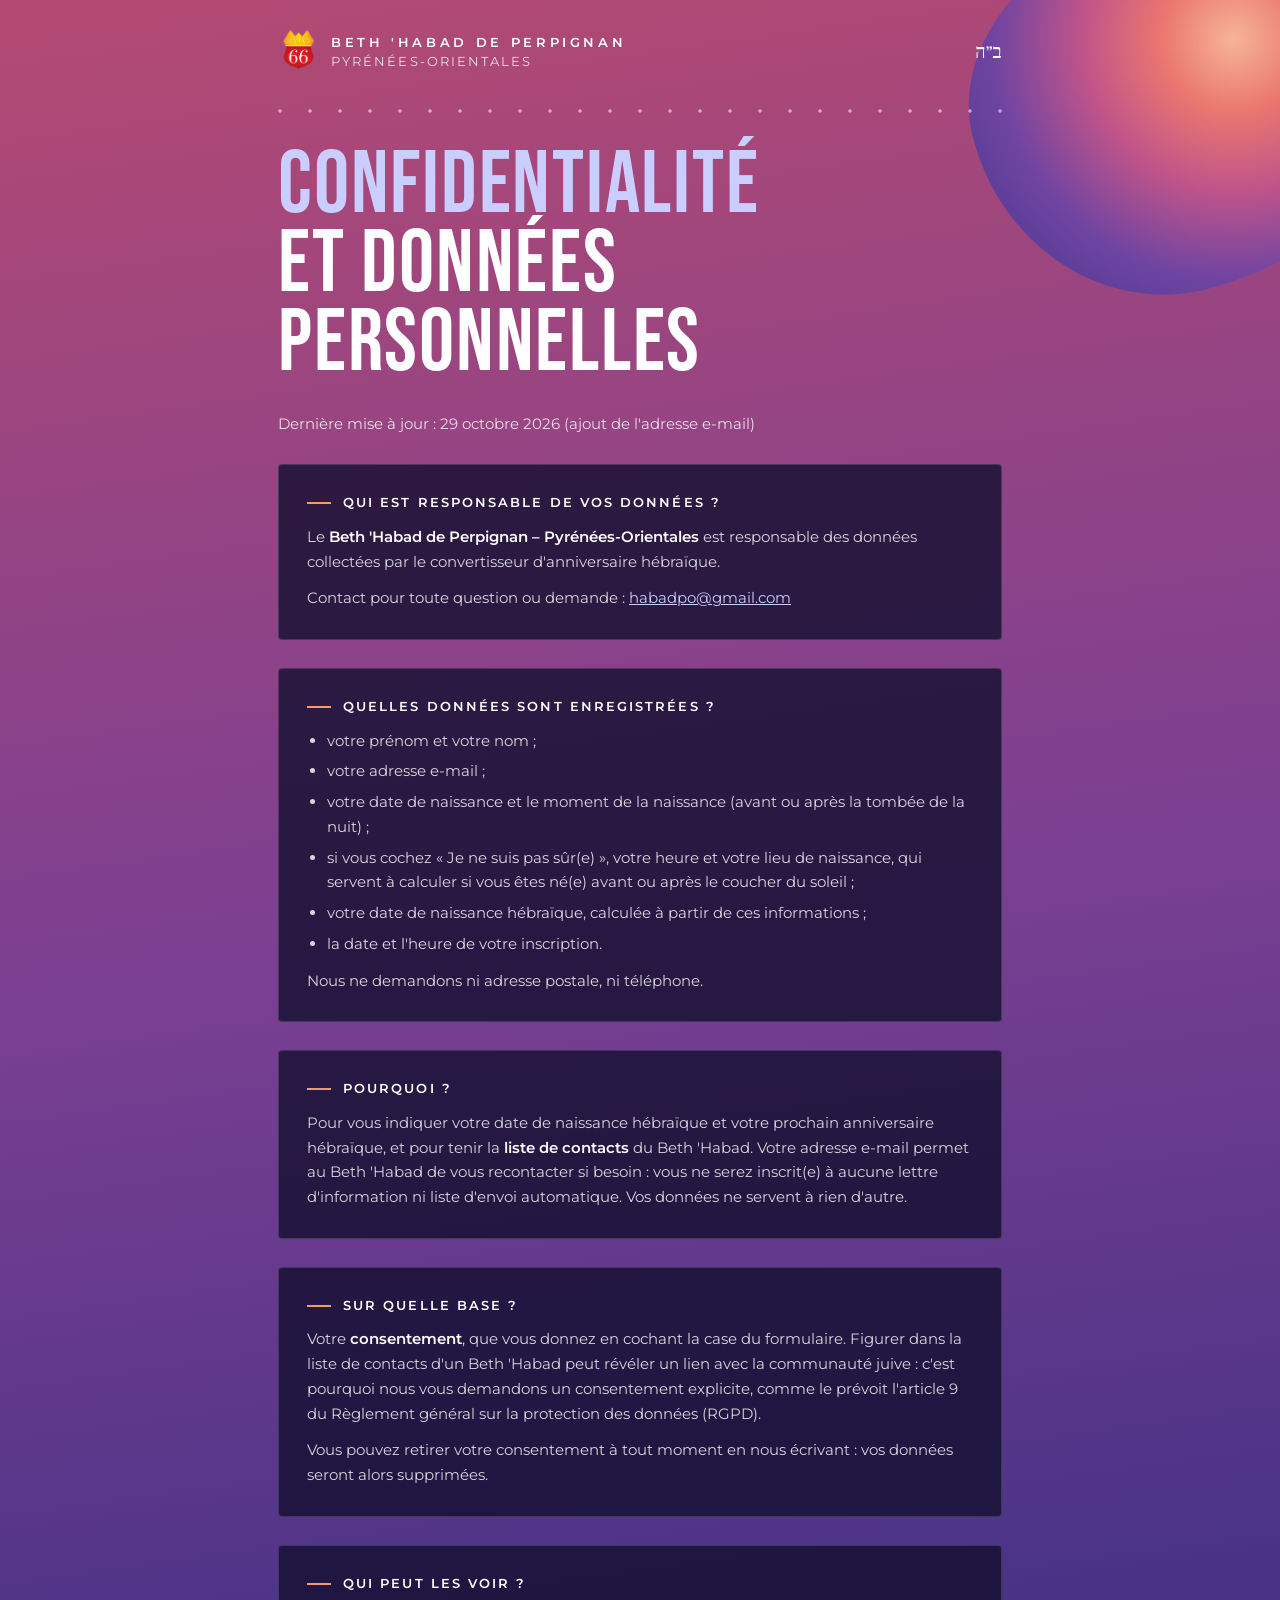
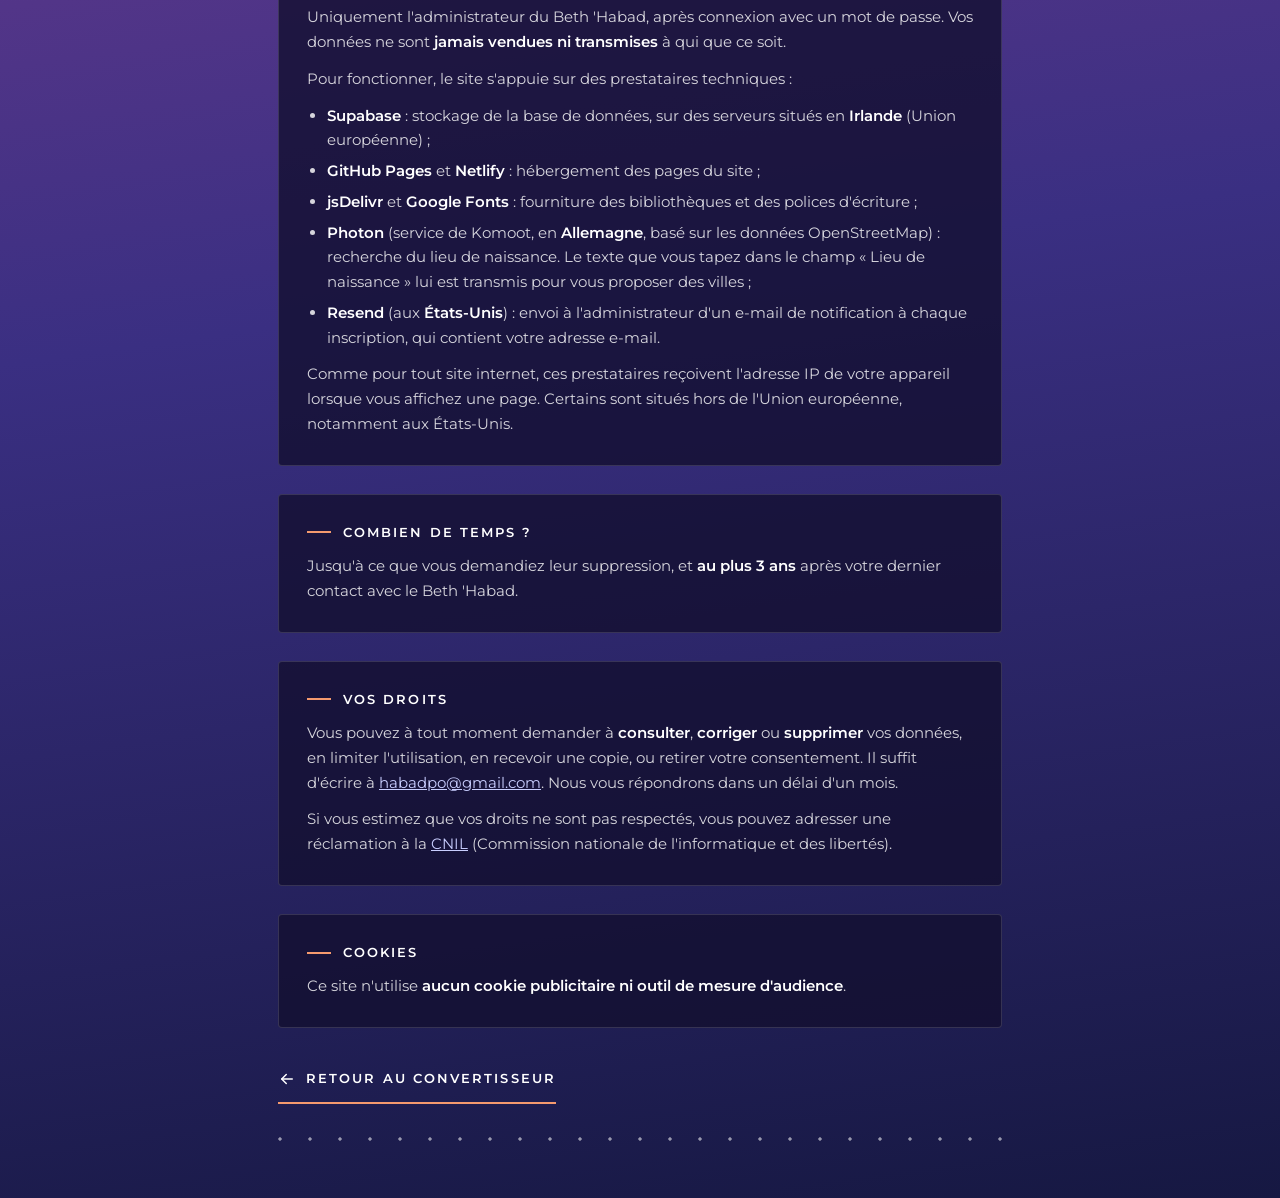
<file: confidentialite.html>
<!doctype html>
<html lang="fr">
<head>
  <meta charset="utf-8">
  <meta name="viewport" content="width=device-width, initial-scale=1">
  <title>Confidentialité — Beth 'Habad de Perpignan</title>
  <meta name="description" content="Comment le Beth 'Habad de Perpignan utilise et protège les données du convertisseur d'anniversaire hébraïque.">

  <link rel="preconnect" href="https://fonts.googleapis.com">
  <link rel="preconnect" href="https://fonts.gstatic.com" crossorigin>
  <link href="https://fonts.googleapis.com/css2?family=Bebas+Neue&family=Frank+Ruhl+Libre:wght@400;500;700&family=Montserrat:wght@200;400;500;600;700&display=swap" rel="stylesheet">
  <link rel="stylesheet" href="css/style.css">
</head>
<body>
<div class="page">
  <div class="forme forme--coin" aria-hidden="true"></div>

  <div class="conteneur conteneur--texte">
    <header class="entete">
      <a class="marque marque--lien" href="index.html">
        <img class="logo-image" src="images/logo-habad-66.png" alt="Logo Habad 66" width="41" height="48">
        <span class="marque__nom">Beth 'Habad de Perpignan<br><span class="marque__region">Pyrénées-Orientales</span></span>
      </a>
      <span class="baroukh-hachem" lang="he" dir="rtl">ב״ה</span>
    </header>

    <div class="points" aria-hidden="true"></div>

    <main class="texte-legal">
      <h1 class="titre"><span class="titre__accent">Confidentialité</span><br>et données personnelles</h1>
      <p class="texte-legal__maj">Dernière mise à jour : 29 octobre 2026 (ajout de l'adresse e-mail)</p>

      <section>
        <h2>Qui est responsable de vos données ?</h2>
        <p>Le <strong>Beth 'Habad de Perpignan – Pyrénées-Orientales</strong> est responsable des données collectées par le convertisseur d'anniversaire hébraïque.</p>
        <p>Contact pour toute question ou demande : <a href="mailto:habadpo@gmail.com">habadpo@gmail.com</a></p>
      </section>

      <section>
        <h2>Quelles données sont enregistrées ?</h2>
        <ul>
          <li>votre prénom et votre nom ;</li>
          <li>votre adresse e-mail ;</li>
          <li>votre date de naissance et le moment de la naissance (avant ou après la tombée de la nuit) ;</li>
          <li>si vous cochez « Je ne suis pas sûr(e) », votre heure et votre lieu de naissance, qui servent à calculer si vous êtes né(e) avant ou après le coucher du soleil ;</li>
          <li>votre date de naissance hébraïque, calculée à partir de ces informations ;</li>
          <li>la date et l'heure de votre inscription.</li>
        </ul>
        <p>Nous ne demandons ni adresse postale, ni téléphone.</p>
      </section>

      <section>
        <h2>Pourquoi ?</h2>
        <p>Pour vous indiquer votre date de naissance hébraïque et votre prochain anniversaire hébraïque, et pour tenir la <strong>liste de contacts</strong> du Beth 'Habad. Votre adresse e-mail permet au Beth 'Habad de vous recontacter si besoin : vous ne serez inscrit(e) à aucune lettre d'information ni liste d'envoi automatique. Vos données ne servent à rien d'autre.</p>
      </section>

      <section>
        <h2>Sur quelle base ?</h2>
        <p>Votre <strong>consentement</strong>, que vous donnez en cochant la case du formulaire. Figurer dans la liste de contacts d'un Beth 'Habad peut révéler un lien avec la communauté juive : c'est pourquoi nous vous demandons un consentement explicite, comme le prévoit l'article 9 du Règlement général sur la protection des données (RGPD).</p>
        <p>Vous pouvez retirer votre consentement à tout moment en nous écrivant : vos données seront alors supprimées.</p>
      </section>

      <section>
        <h2>Qui peut les voir ?</h2>
        <p>Uniquement l'administrateur du Beth 'Habad, après connexion avec un mot de passe. Vos données ne sont <strong>jamais vendues ni transmises</strong> à qui que ce soit.</p>
        <p>Pour fonctionner, le site s'appuie sur des prestataires techniques :</p>
        <ul>
          <li><strong>Supabase</strong> : stockage de la base de données, sur des serveurs situés en <strong>Irlande</strong> (Union européenne) ;</li>
          <li><strong>GitHub Pages</strong> et <strong>Netlify</strong> : hébergement des pages du site ;</li>
          <li><strong>jsDelivr</strong> et <strong>Google Fonts</strong> : fourniture des bibliothèques et des polices d'écriture ;</li>
          <li><strong>Photon</strong> (service de Komoot, en <strong>Allemagne</strong>, basé sur les données OpenStreetMap) : recherche du lieu de naissance. Le texte que vous tapez dans le champ « Lieu de naissance » lui est transmis pour vous proposer des villes ;</li>
          <li><strong>Resend</strong> (aux <strong>États-Unis</strong>) : envoi à l'administrateur d'un e-mail de notification à chaque inscription, qui contient votre adresse e-mail.</li>
        </ul>
        <p>Comme pour tout site internet, ces prestataires reçoivent l'adresse IP de votre appareil lorsque vous affichez une page. Certains sont situés hors de l'Union européenne, notamment aux États-Unis.</p>
      </section>

      <section>
        <h2>Combien de temps ?</h2>
        <p>Jusqu'à ce que vous demandiez leur suppression, et <strong>au plus 3 ans</strong> après votre dernier contact avec le Beth 'Habad.</p>
      </section>

      <section>
        <h2>Vos droits</h2>
        <p>Vous pouvez à tout moment demander à <strong>consulter</strong>, <strong>corriger</strong> ou <strong>supprimer</strong> vos données, en limiter l'utilisation, en recevoir une copie, ou retirer votre consentement. Il suffit d'écrire à <a href="mailto:habadpo@gmail.com">habadpo@gmail.com</a>. Nous vous répondrons dans un délai d'un mois.</p>
        <p>Si vous estimez que vos droits ne sont pas respectés, vous pouvez adresser une réclamation à la <a href="https://www.cnil.fr/fr/plaintes" target="_blank" rel="noopener">CNIL</a> (Commission nationale de l'informatique et des libertés).</p>
      </section>

      <section>
        <h2>Cookies</h2>
        <p>Ce site n'utilise <strong>aucun cookie publicitaire ni outil de mesure d'audience</strong>.</p>
      </section>

      <a class="lien-action" href="index.html">
        <svg width="18" height="18" viewBox="0 0 24 24" fill="none" stroke="currentColor" stroke-width="2" stroke-linecap="round" stroke-linejoin="round" aria-hidden="true"><path d="M19 12H5"/><path d="M11 18l-6-6 6-6"/></svg>
        Retour au convertisseur
      </a>
    </main>

    <div class="points" aria-hidden="true"></div>
  </div>
</div>
</body>
</html>
</file>
<file: css/style.css>
/* ==========================================================================
   Anniversaire hébraïque — Beth 'Habad · [Ville]
   Feuille de style commune (index.html + admin.html)
   ========================================================================== */

/* --------------------------------------------------------------------------
   1. VARIABLES — couleurs, polices, dimensions
   Modifiez ici pour changer l'apparence de tout le site.
   -------------------------------------------------------------------------- */
:root {
  /* Couleurs principales */
  --couleur-corail: #E0524A;          /* bouton principal */
  --couleur-peche: #F59A6E;           /* embout du bouton, petits traits */
  --couleur-pervenche: #C9CEFF;       /* premier mot des titres, liens */
  --couleur-or: #F4C46B;              /* dates en hébreu */
  --couleur-nuit: #161842;            /* fond de secours */
  --couleur-encre: #1B1A4A;           /* texte sur fond blanc */

  /* Textes */
  --couleur-texte: #FFFFFF;
  --couleur-texte-doux: rgba(255, 255, 255, 0.82);
  --couleur-erreur: #FFC2B8;
  --couleur-erreur-fond: rgba(224, 82, 74, 0.2);

  /* Panneaux et bordures */
  --couleur-panneau: rgba(19, 15, 48, 0.80);
  --couleur-panneau-leger: rgba(19, 15, 48, 0.60);
  --couleur-trait: rgba(255, 255, 255, 0.50);
  --couleur-trait-discret: rgba(255, 255, 255, 0.14);
  --couleur-champ: rgba(255, 255, 255, 0.06);

  /* Dégradés */
  --degrade-fond: linear-gradient(172deg, #B44A72 0%, #7A3F92 34%, #3A2F82 66%, #161842 100%);
  --degrade-forme: radial-gradient(circle at 66% 38%, #FFC09A 0%, #F27C6E 20%, #C2558C 42%, #6A44A6 66%, #33348C 100%);
  --degrade-forme-2: radial-gradient(circle at 40% 35%, #F7A47C 0%, #D9607C 30%, #6A44A6 70%, #2C2E7E 100%);

  /* Polices */
  --police-titre: 'Bebas Neue', 'Oswald', 'Arial Narrow', sans-serif;
  --police-texte: 'Montserrat', system-ui, -apple-system, 'Segoe UI', sans-serif;
  --police-hebreu: 'Frank Ruhl Libre', 'Noto Serif Hebrew', 'Times New Roman', serif;

  /* Dimensions */
  --hauteur-champ: 52px;
  --hauteur-bouton: 56px;
  --rayon: 2px;
  --rayon-panneau: 4px;
  --ombre-panneau: 0 24px 48px rgba(10, 8, 40, 0.35);
}

/* --------------------------------------------------------------------------
   2. BASE
   -------------------------------------------------------------------------- */
*, *::before, *::after { box-sizing: border-box; }

[hidden] { display: none !important; }

html { -webkit-text-size-adjust: 100%; }

body {
  margin: 0;
  background: var(--couleur-nuit);
  color: var(--couleur-texte);
  font-family: var(--police-texte);
  font-size: 16px;
  line-height: 1.5;
}

a { color: var(--couleur-pervenche); }
a:hover { color: var(--couleur-texte); }

input:focus-visible,
button:focus-visible,
a:focus-visible,
[tabindex]:focus-visible {
  outline: 2px solid var(--couleur-pervenche);
  outline-offset: 2px;
}

h1, h2, p { margin: 0; }

.visuellement-cache {
  position: absolute !important;
  width: 1px; height: 1px;
  padding: 0; margin: -1px;
  overflow: hidden; clip: rect(0 0 0 0);
  white-space: nowrap; border: 0;
}

/* --------------------------------------------------------------------------
   3. PAGE, FORMES DÉCORATIVES, CONTENEUR
   -------------------------------------------------------------------------- */
.page {
  position: relative;
  min-height: 100vh;
  overflow: hidden;
  background: var(--degrade-fond);
}

.forme {
  position: absolute;
  pointer-events: none;
}
.forme--1 {
  top: 96px; right: -86px;
  width: 250px; height: 230px;
  border-radius: 58% 42% 55% 45% / 46% 58% 42% 54%;
  background: var(--degrade-forme);
  box-shadow: 0 30px 60px rgba(10, 8, 40, 0.45);
  transform: rotate(-14deg);
}
.forme--2 {
  bottom: 120px; left: -70px;
  width: 180px; height: 170px;
  border-radius: 45% 55% 40% 60% / 55% 45% 55% 45%;
  background: var(--degrade-forme-2);
  opacity: 0.85;
}

/* Forme en haut à droite (page administrateur) */
.forme--coin {
  top: 70px; right: -110px;
  width: 240px; height: 220px;
  border-radius: 58% 42% 55% 45% / 46% 58% 42% 54%;
  background: var(--degrade-forme);
  opacity: 0.9;
  transform: rotate(-14deg);
}

.conteneur {
  position: relative;
  z-index: 1;
  max-width: 480px;
  margin: 0 auto;
  padding: 0 24px 40px;
  display: flex;
  flex-direction: column;
  gap: 28px;
}

/* Rangée de points (comme sur le visuel de référence) */
.points {
  height: 6px;
  background-image: radial-gradient(circle, rgba(255, 255, 255, 0.55) 1.4px, transparent 1.9px);
  background-size: 26px 6px;
  background-position: center;
}

/* --------------------------------------------------------------------------
   4. EN-TÊTE
   -------------------------------------------------------------------------- */
.entete {
  display: flex;
  align-items: center;
  justify-content: space-between;
  gap: 12px;
  padding-top: 20px;
}
.marque {
  display: flex;
  align-items: center;
  gap: 12px;
}
.logo {
  width: 40px; height: 40px;
  flex: 0 0 40px;
  border: 1.5px dashed rgba(255, 255, 255, 0.75);
  display: flex;
  align-items: center;
  justify-content: center;
  font-size: 9px;
  font-weight: 600;
  letter-spacing: 0.12em;
}
.marque__nom {
  font-size: 12px;
  font-weight: 600;
  letter-spacing: 0.22em;
  line-height: 1.5;
  text-transform: uppercase;
}
.marque__region {
  font-weight: 400;
  letter-spacing: 0.16em;
  color: var(--couleur-texte-doux);
}
.logo-image {
  height: 48px;
  width: auto;
  flex: 0 0 auto;
}
.baroukh-hachem {
  font-family: var(--police-hebreu);
  font-size: 17px;
}

/* --------------------------------------------------------------------------
   5. ÉCRANS (formulaire / résultat)
   -------------------------------------------------------------------------- */
.ecran {
  display: flex;
  flex-direction: column;
  gap: 28px;
}
.ecran__intro {
  display: flex;
  flex-direction: column;
  gap: 16px;
}
.ecran__contenu {
  display: flex;
  flex-direction: column;
  gap: 20px;
}

/* Colonne verticale des étapes : visible sur ordinateur seulement */
.rail { display: none; }

/* Numéros géants au-dessus du panneau : ordinateur seulement */
.numeros { display: none; }

.etape {
  display: flex;
  align-items: baseline;
  gap: 12px;
}
.etape__numero {
  font-weight: 200;
  font-size: 44px;
  line-height: 1;
}
.etape__libelle,
.libelle-majuscules {
  font-size: 12px;
  font-weight: 600;
  letter-spacing: 0.18em;
  text-transform: uppercase;
}
.etape__libelle { color: var(--couleur-texte-doux); }

.titre {
  font-family: var(--police-titre);
  font-weight: 400;
  font-size: 58px;
  line-height: 0.92;
  letter-spacing: 0.02em;
}
.titre__accent { color: var(--couleur-pervenche); }
.titre:focus { outline: none; }

.sous-titre {
  font-size: 15px;
  line-height: 1.6;
  color: var(--couleur-texte-doux);
  max-width: 34ch;
}

.mention {
  font-size: 13px;
  line-height: 1.55;
  color: var(--couleur-texte-doux);
  text-align: center;
}

/* --------------------------------------------------------------------------
   6. PANNEAUX
   -------------------------------------------------------------------------- */
.panneau {
  background: var(--couleur-panneau);
  border: 1px solid var(--couleur-trait-discret);
  border-radius: var(--rayon-panneau);
  padding: 24px 20px;
  display: flex;
  flex-direction: column;
  gap: 22px;
}
.panneau--leger { background: var(--couleur-panneau-leger); gap: 10px; padding: 22px; }
.panneau--dore {
  border-color: rgba(244, 196, 107, 0.35);
  box-shadow: var(--ombre-panneau);
  padding: 28px 22px 26px;
  gap: 18px;
}

/* Petit trait pêche devant un libellé */
.libelle-trait {
  display: flex;
  align-items: center;
  gap: 12px;
}
.libelle-trait::before {
  content: "";
  flex: 0 0 24px;
  height: 2px;
  background: var(--couleur-peche);
}

/* --------------------------------------------------------------------------
   7. CHAMPS DE FORMULAIRE
   -------------------------------------------------------------------------- */
.champs-cote-a-cote {
  display: flex;
  flex-direction: column;
  gap: 22px;
}

.champ {
  display: flex;
  flex-direction: column;
  gap: 8px;
}
.champ__libelle {
  font-size: 12px;
  font-weight: 600;
  letter-spacing: 0.16em;
  text-transform: uppercase;
}
.champ__saisie {
  height: var(--hauteur-champ);
  width: 100%;
  padding: 0 14px;
  font-family: inherit;
  font-size: 16px; /* 16px minimum : évite le zoom automatique sur iPhone */
  color: var(--couleur-texte);
  background: var(--couleur-champ);
  border: 1px solid var(--couleur-trait);
  border-radius: var(--rayon);
  color-scheme: dark;
  -webkit-appearance: none;
  appearance: none;
}
.champ__saisie::placeholder { color: rgba(255, 255, 255, 0.62); }
.champ__saisie[aria-invalid="true"] {
  border: 2px solid var(--couleur-erreur);
  background: rgba(255, 194, 184, 0.08);
}

.message-erreur {
  display: flex;
  align-items: center;
  gap: 8px;
  font-size: 13.5px;
  font-weight: 500;
  color: var(--couleur-erreur);
}
.message-erreur svg { flex: 0 0 16px; }

.alerte {
  display: flex;
  align-items: center;
  gap: 10px;
  padding: 12px 14px;
  background: var(--couleur-erreur-fond);
  border: 1px solid var(--couleur-erreur);
  border-radius: var(--rayon);
  font-size: 14px;
  font-weight: 600;
  color: #FFE1DB;
}

/* Choix avant / après la tombée de la nuit */
.choix {
  display: flex;
  flex-direction: column;
  gap: 10px;
}
.choix__boutons {
  display: grid;
  grid-template-columns: repeat(2, minmax(0, 1fr));
  gap: 8px;
}
.choix__bouton {
  min-height: 72px;
  padding: 10px;
  display: flex;
  flex-direction: column;
  align-items: center;
  justify-content: center;
  gap: 6px;
  background: transparent;
  color: var(--couleur-texte);
  border: 1px solid var(--couleur-trait);
  border-radius: var(--rayon);
  font-family: inherit;
  font-size: 13.5px;
  font-weight: 500;
  line-height: 1.3;
  text-align: center;
  cursor: pointer;
}
.choix__bouton[aria-pressed="true"] {
  background: var(--couleur-texte);
  color: var(--couleur-encre);
  border-color: var(--couleur-texte);
  font-weight: 600;
}
.choix__bouton svg { flex: 0 0 22px; }
/* Bloqués quand « Je ne suis pas sûr(e) » est coché : le calcul choisit */
.choix__bouton:disabled {
  opacity: 0.55;
  cursor: not-allowed;
}
.choix__aide {
  font-size: 13px;
  line-height: 1.5;
  color: var(--couleur-texte-doux);
}

/* Case de consentement */
.consentement {
  display: flex;
  gap: 12px;
  align-items: flex-start;
}
.consentement__case {
  width: 24px; height: 24px;
  flex: 0 0 24px;
  margin: 2px 0 0;
  accent-color: var(--couleur-corail);
  cursor: pointer;
}
.consentement__texte {
  display: flex;
  flex-direction: column;
  gap: 2px;
  font-size: 14px;
  line-height: 1.55;
}
.consentement__texte label { cursor: pointer; }
.consentement__texte label a { font-weight: 600; }

/* « Je ne suis pas sûr(e) » */
.case-option {
  display: flex;
  align-items: center;
  gap: 10px;
  font-size: 14px;
}
.case-option__case {
  width: 20px; height: 20px;
  flex: 0 0 20px;
  margin: 0;
  accent-color: var(--couleur-corail);
  cursor: pointer;
}
.case-option label { cursor: pointer; padding: 6px 0; }

.bloc-incertain {
  display: flex;
  flex-direction: column;
  gap: 18px;
  padding: 18px 0 4px 16px;
  border-left: 2px solid var(--couleur-peche);
}

/* Liste des lieux proposés, sous le champ « Lieu de naissance » */
.champ__cadre { position: relative; }
.suggestions {
  position: absolute;
  top: calc(100% + 4px); /* juste sous le champ */
  left: 0; right: 0;
  z-index: 10;
  margin: 0;
  padding: 4px 0;
  list-style: none;
  background: var(--couleur-nuit);
  border: 1px solid var(--couleur-trait);
  border-radius: var(--rayon);
  box-shadow: var(--ombre-panneau);
}
.suggestions__option {
  padding: 11px 14px;
  font-size: 14.5px;
  cursor: pointer;
}
.suggestions__option:hover,
.suggestions__option[aria-selected="true"] {
  background: var(--couleur-texte);
  color: var(--couleur-encre);
}
.suggestions__message {
  padding: 11px 14px;
  font-size: 13.5px;
  color: var(--couleur-texte-doux);
}

.info-chkia {
  padding: 12px 14px;
  font-size: 14px;
  line-height: 1.5;
  background: var(--couleur-champ);
  border: 1px solid var(--couleur-trait-discret);
  border-radius: var(--rayon);
}

/* --------------------------------------------------------------------------
   8. BOUTONS
   -------------------------------------------------------------------------- */
.bouton-principal {
  height: var(--hauteur-bouton);
  width: 100%;
  padding: 0;
  display: flex;
  align-items: stretch;
  border: 0;
  border-radius: var(--rayon);
  overflow: hidden;
  background: var(--couleur-corail);
  color: var(--couleur-texte);
  font-family: inherit;
  font-size: 14px;
  font-weight: 700;
  letter-spacing: 0.18em;
  text-transform: uppercase;
  cursor: pointer;
  box-shadow: 0 12px 28px rgba(224, 82, 74, 0.35);
}
.bouton-principal__texte {
  flex: 1;
  display: flex;
  align-items: center;
  justify-content: center;
  gap: 12px;
  padding: 0 20px;
}
.bouton-principal__embout {
  width: var(--hauteur-bouton);
  flex: 0 0 var(--hauteur-bouton);
  display: flex;
  align-items: center;
  justify-content: center;
  background: var(--couleur-peche);
  color: var(--couleur-encre);
}
.bouton-principal:disabled {
  background: rgba(255, 255, 255, 0.14);
  color: rgba(255, 255, 255, 0.6);
  box-shadow: none;
  cursor: not-allowed;
}
.bouton-principal:disabled .bouton-principal__embout {
  background: rgba(255, 255, 255, 0.08);
  color: inherit;
}
/* État « chargement » : le bouton garde sa couleur corail */
.bouton-principal.est-en-chargement,
.bouton-principal.est-en-chargement:disabled {
  background: var(--couleur-corail);
  color: var(--couleur-texte);
  cursor: progress;
}
.bouton-principal.est-en-chargement .bouton-principal__embout {
  background: var(--couleur-peche);
  color: var(--couleur-encre);
}

.aide-bouton {
  font-size: 13px;
  color: var(--couleur-texte-doux);
  text-align: center;
}

.bouton-secondaire {
  min-height: 44px;
  padding: 0 14px;
  display: inline-flex;
  align-items: center;
  justify-content: center;
  gap: 8px;
  background: rgba(19, 15, 48, 0.5);
  color: var(--couleur-texte);
  border: 1px solid var(--couleur-trait);
  border-radius: var(--rayon);
  font-family: inherit;
  font-size: 12px;
  font-weight: 600;
  letter-spacing: 0.1em;
  text-transform: uppercase;
  cursor: pointer;
}

.lien-action {
  align-self: center;
  min-height: 48px;
  display: inline-flex;
  align-items: center;
  gap: 10px;
  color: var(--couleur-texte);
  font-size: 13px;
  font-weight: 600;
  letter-spacing: 0.16em;
  text-transform: uppercase;
  text-decoration: none;
  border-bottom: 2px solid var(--couleur-peche);
}

/* Indicateur de chargement */
@keyframes tourne { to { transform: rotate(360deg); } }
.tourne { animation: tourne 0.9s linear infinite; }
@media (prefers-reduced-motion: reduce) {
  .tourne { animation-duration: 2.4s; }
}

/* --------------------------------------------------------------------------
   9. ÉCRAN RÉSULTAT
   -------------------------------------------------------------------------- */
.date-francaise {
  font-family: var(--police-titre);
  font-weight: 400;
  font-size: 56px;
  line-height: 1;
  letter-spacing: 0.02em;
}
.date-francaise--moyenne { font-size: 38px; line-height: 1.05; }

/* Boutons « Ajouter à mon calendrier » */
.actions-calendrier__libelle {
  margin-top: 8px;
  font-size: 12px;
  font-weight: 600;
  letter-spacing: 0.16em;
  text-transform: uppercase;
  color: var(--couleur-texte-doux);
}
.actions-calendrier {
  display: grid;
  grid-template-columns: repeat(2, minmax(0, 1fr));
  gap: 8px;
}
.actions-calendrier .bouton-secondaire { text-decoration: none; }

.separateur-dore {
  height: 1px;
  background: rgba(244, 196, 107, 0.45);
}

.date-hebreu {
  font-family: var(--police-hebreu);
  font-weight: 500;
  font-size: 38px;
  line-height: 1.35;
  color: var(--couleur-or);
  text-align: right;
}

/* --------------------------------------------------------------------------
   9 bis. PAGE DE CONFIDENTIALITÉ
   -------------------------------------------------------------------------- */
.conteneur--texte { max-width: 720px; }

.marque--lien {
  color: var(--couleur-texte);
  text-decoration: none;
}

.texte-legal {
  display: flex;
  flex-direction: column;
  gap: 28px;
}
.texte-legal__maj {
  font-size: 13px;
  color: var(--couleur-texte-doux);
}
.texte-legal section {
  background: var(--couleur-panneau);
  border: 1px solid var(--couleur-trait-discret);
  border-radius: var(--rayon-panneau);
  padding: 22px 20px;
  display: flex;
  flex-direction: column;
  gap: 12px;
}
.texte-legal h2 {
  display: flex;
  align-items: center;
  gap: 12px;
  margin: 0;
  font-size: 13px;
  font-weight: 600;
  letter-spacing: 0.16em;
  text-transform: uppercase;
}
.texte-legal h2::before {
  content: "";
  flex: 0 0 24px;
  height: 2px;
  background: var(--couleur-peche);
}
.texte-legal p,
.texte-legal li {
  font-size: 15px;
  line-height: 1.65;
  color: var(--couleur-texte-doux);
}
.texte-legal strong { color: var(--couleur-texte); font-weight: 600; }
.texte-legal ul {
  margin: 0;
  padding-left: 20px;
  display: flex;
  flex-direction: column;
  gap: 6px;
}
.texte-legal .lien-action { align-self: flex-start; }

/* --------------------------------------------------------------------------
   10. ADMINISTRATION
   -------------------------------------------------------------------------- */
.conteneur--etroit { max-width: 440px; }

.admin {
  position: relative;
  z-index: 1;
  min-height: 100vh;
  display: flex;
  flex-direction: column;
}
.admin__barre {
  padding: 20px 24px 0;
  display: flex;
  align-items: center;
  justify-content: space-between;
  gap: 12px;
}
.admin__barre .marque__nom { font-size: 11px; line-height: 1.5; }
.admin__menu,
.admin__barre .points,
.admin__espace { display: none; }

.admin__contenu {
  max-width: 1100px;
  width: 100%;
  margin: 0 auto;
  padding: 24px 24px 40px;
  display: flex;
  flex-direction: column;
  gap: 24px;
}
.admin__tete {
  display: flex;
  flex-direction: column;
  gap: 24px;
}
.admin__titres {
  display: flex;
  flex-direction: column;
  gap: 10px;
}
.admin__actions {
  display: flex;
  flex-direction: column;
  gap: 12px;
}
.bouton-secondaire--grand {
  min-height: var(--hauteur-bouton);
  font-size: 13px;
}

/* Ajout manuel d'une personne */
.panneau--ajout { max-width: 640px; }
.formulaire-ajout__boutons {
  display: flex;
  flex-direction: column;
  gap: 12px;
}

/* Message après un ajout réussi */
.confirmation {
  padding: 12px 14px;
  background: rgba(244, 196, 107, 0.14);
  border: 1px solid rgba(244, 196, 107, 0.5);
  border-radius: var(--rayon);
  font-size: 14px;
  font-weight: 600;
}

.compteur {
  display: flex;
  align-items: baseline;
  gap: 10px;
  font-size: 13px;
  font-weight: 600;
  letter-spacing: 0.18em;
  text-transform: uppercase;
  color: var(--couleur-texte-doux);
}
.compteur__nombre {
  font-size: 44px;
  font-weight: 200;
  letter-spacing: 0;
  line-height: 1;
  color: var(--couleur-texte);
}

/* Tableau : défile horizontalement dans son cadre sur téléphone */
.cadre-tableau {
  background: var(--couleur-panneau);
  border: 1px solid var(--couleur-trait-discret);
  border-radius: var(--rayon-panneau);
  overflow-x: auto;
  -webkit-overflow-scrolling: touch;
}
.tableau {
  width: 100%;
  min-width: 1260px;
  border-collapse: collapse;
}
.tableau th {
  padding: 14px 16px;
  font-size: 11.5px;
  font-weight: 600;
  letter-spacing: 0.14em;
  text-transform: uppercase;
  text-align: left;
  white-space: nowrap;
  color: var(--couleur-texte-doux);
  border-bottom: 1px solid rgba(255, 255, 255, 0.3);
}
.tableau td {
  padding: 14px 16px;
  font-size: 14px;
  white-space: nowrap;
  border-bottom: 1px solid rgba(255, 255, 255, 0.12);
}
.tableau tbody tr:last-child td { border-bottom: 0; }
.tableau tbody tr:hover td { background: rgba(255, 255, 255, 0.04); }
.tableau .colonne-hebreu {
  text-align: right;
}
.tableau td.colonne-hebreu {
  font-family: var(--police-hebreu);
  font-size: 19px;
  font-weight: 500;
  color: var(--couleur-or);
}
/* Boutons « Modifier » / « Supprimer » de chaque ligne */
.tableau__actions {
  display: flex;
  gap: 8px;
  justify-content: flex-end;
}
.bouton-ligne {
  min-height: 36px;
  padding: 0 12px;
  background: transparent;
  color: var(--couleur-texte);
  border: 1px solid var(--couleur-trait);
  border-radius: var(--rayon);
  font-family: inherit;
  font-size: 12px;
  font-weight: 600;
  letter-spacing: 0.06em;
  cursor: pointer;
}
.bouton-ligne:hover { background: rgba(255, 255, 255, 0.08); }
.bouton-ligne--danger {
  color: var(--couleur-erreur);
  border-color: rgba(255, 194, 184, 0.5);
}
.bouton-ligne:disabled { opacity: 0.5; cursor: progress; }

.tableau__vide {
  text-align: center;
  color: var(--couleur-texte-doux);
}

.aide-defilement {
  display: flex;
  align-items: center;
  gap: 8px;
  font-size: 13px;
  color: var(--couleur-texte-doux);
}

/* --------------------------------------------------------------------------
   11. ORDINATEUR (960px et plus)
   -------------------------------------------------------------------------- */
@media (min-width: 960px) {
  .conteneur {
    max-width: 1240px;
    padding: 0 48px 56px;
    gap: 32px;
  }
  .conteneur--etroit { max-width: 520px; }
  .conteneur--texte { max-width: 820px; }
  .texte-legal .titre { font-size: clamp(56px, 7vw, 88px); }
  .texte-legal section { padding: 28px; }

  .entete { padding-top: 28px; }
  .logo { width: 48px; height: 48px; flex-basis: 48px; font-size: 10px; }
  .marque__nom { font-size: 13px; letter-spacing: 0.28em; }
  .baroukh-hachem { font-size: 20px; }
  .points { background-size: 30px 6px; }

  .forme--1 {
    top: 210px; right: auto; left: 52%;
    width: 460px; height: 420px;
    box-shadow: 0 40px 90px rgba(10, 8, 40, 0.5);
  }
  .forme--2 {
    bottom: 80px; left: 30%;
    width: 260px; height: 230px;
    opacity: 0.75;
  }
  .forme--coin {
    top: -90px; right: -110px;
    width: 420px; height: 380px;
  }

  /* Trois colonnes : rail | titre | panneau */
  .ecran {
    display: grid;
    grid-template-columns: 64px minmax(0, 1fr) 460px;
    gap: 48px;
    align-items: start;
  }
  .rail {
    display: flex;
    align-self: stretch;
    min-height: 520px;
    flex-direction: column;
    align-items: center;
    justify-content: center;
    gap: 28px;
    padding: 28px 0;
    background: rgba(19, 15, 48, 0.55);
    border: 1px solid rgba(255, 255, 255, 0.1);
  }
  .rail__etape {
    writing-mode: vertical-rl;
    transform: rotate(180deg);
    font-size: 11px;
    font-weight: 600;
    letter-spacing: 0.24em;
    text-transform: uppercase;
    color: rgba(255, 255, 255, 0.7);
  }
  .rail__etape--active { color: var(--couleur-texte); }
  .rail__trait {
    width: 2px; height: 28px;
    background: var(--couleur-peche);
  }

  .ecran__intro { padding-top: 40px; gap: 28px; }
  .etape { display: none; }
  .titre { font-size: clamp(64px, 8.4vw, 116px); line-height: 0.9; }
  .sous-titre { font-size: 17px; line-height: 1.65; }

  .numeros {
    display: flex;
    gap: 22px;
    font-weight: 200;
    font-size: 64px;
    line-height: 1;
  }
  .numeros__inactif { color: rgba(255, 255, 255, 0.4); }

  .ecran__contenu .panneau { padding: 32px 28px; }
  .ecran__contenu > .panneau:first-of-type { box-shadow: 0 30px 60px rgba(10, 8, 40, 0.4); }
  .mention { text-align: left; }

  .champs-cote-a-cote {
    display: grid;
    grid-template-columns: repeat(2, minmax(0, 1fr));
    gap: 16px;
  }

  .choix__bouton {
    min-height: 64px;
    flex-direction: row;
    gap: 10px;
    padding: 10px 12px;
    text-align: left;
  }

  /* Administration : colonne latérale */
  .admin { flex-direction: row; }
  .admin__barre {
    flex: 0 0 240px;
    padding: 32px 28px;
    flex-direction: column;
    align-items: stretch;
    justify-content: flex-start;
    gap: 28px;
    background: rgba(19, 15, 48, 0.62);
    border-right: 1px solid rgba(255, 255, 255, 0.1);
  }
  .admin__barre .marque { flex-direction: column; align-items: flex-start; gap: 14px; }
  .admin__barre .marque__nom { font-size: 12px; letter-spacing: 0.24em; line-height: 1.6; }
  .admin__barre .points { display: block; }
  .admin__menu { display: block; }
  .admin__espace { display: block; flex: 1; }
  .admin__menu a {
    min-height: 44px;
    display: flex;
    align-items: center;
    gap: 12px;
    color: var(--couleur-texte);
    text-decoration: none;
    font-size: 12px;
    font-weight: 600;
    letter-spacing: 0.2em;
    text-transform: uppercase;
  }
  .admin__menu a::before {
    content: "";
    width: 24px; height: 2px;
    background: var(--couleur-peche);
  }

  .admin__contenu {
    flex: 1 1 auto;
    min-width: 0; /* le tableau défile dans son cadre au lieu d'élargir la page */
    max-width: none;
    padding: 48px 56px 56px;
    gap: 32px;
  }
  .admin__tete {
    flex-direction: row;
    flex-wrap: wrap;
    align-items: flex-end;
    justify-content: space-between;
  }
  .admin__tete .titre { font-size: 84px; line-height: 0.9; }
  .admin__tete .bouton-principal { width: auto; }
  .admin__actions { flex-direction: row; align-items: stretch; }
  .formulaire-ajout__boutons { flex-direction: row; }
  .formulaire-ajout__boutons .bouton-principal { width: auto; flex: 0 0 260px; }
  .compteur__nombre { font-size: 52px; }
  .tableau { min-width: 1180px; }
  .tableau th, .tableau td { padding: 16px 18px; }
  .aide-defilement { display: none; }
}
</file>
